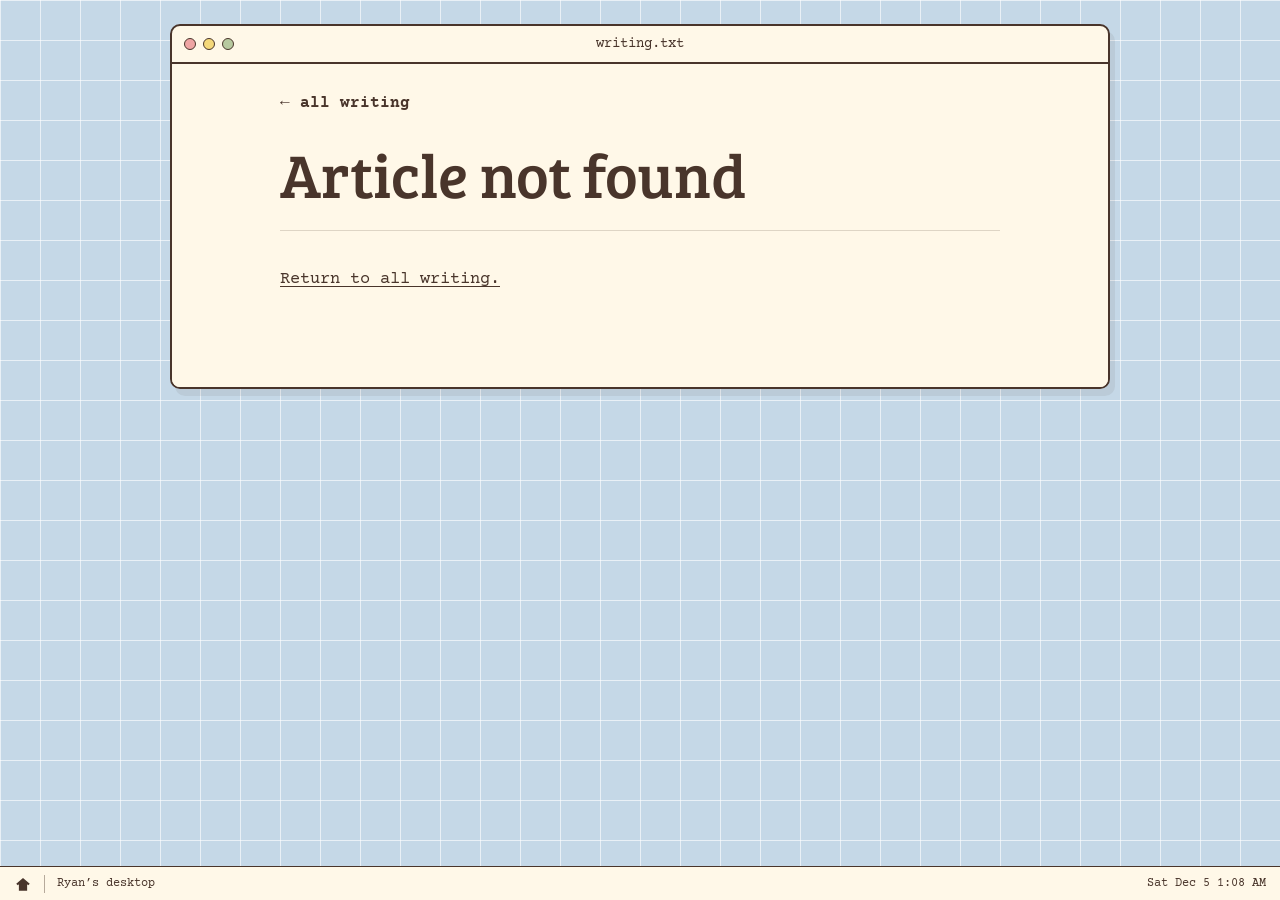
<file: article.html>
<!DOCTYPE html>
<html lang="en">
<head>
  <meta charset="UTF-8">
  <meta name="viewport" content="width=device-width, initial-scale=1">
  <title>Writing — Ryan Cho</title>
  <meta name="description" content="Writing by Ryan Cho">
  <link rel="icon" href="data:image/svg+xml,%3Csvg xmlns='http://www.w3.org/2000/svg' viewBox='0 0 32 32'%3E%3Cpath d='m16 3 3 9 9 .4-7 5.6 2.5 9-7.5-5-7.5 5L11 18l-7-5.6 9-.4z' fill='%23F4E3A1' stroke='%2349352B'/%3E%3C/svg%3E">
  <link rel="preconnect" href="https://fonts.googleapis.com">
  <link rel="preconnect" href="https://fonts.gstatic.com" crossorigin>
  <link href="https://fonts.googleapis.com/css2?family=Bree+Serif&family=Courier+Prime:wght@400;700&display=swap" rel="stylesheet">
  <link rel="stylesheet" href="styles.css?v=12">
</head>
<body>
  <div class="sky">
    <main class="article-page">
      <section class="window article-window" aria-labelledby="article-window-title">
        <header class="titlebar bar-lilac">
          <div class="dots">
            <button class="dot dot-r mac-close" type="button" aria-label="Close article window"></button>
            <button class="dot dot-y mac-minimize" type="button" aria-label="Minimize article window"></button>
            <button class="dot dot-g mac-maximize" type="button" aria-label="Maximize article window"></button>
          </div>
          <h2 id="article-window-title">writing.txt</h2>
        </header>
        <div class="window-body article-scroll">
          <article class="article-content">
            <a class="back-link" href="blog.html">← all writing</a>
            <header class="article-heading">
              <p class="article-date" id="article-date">Loading…</p>
              <h1 id="article-title">Loading article…</h1>
            </header>
            <div id="article-body" class="article-body" aria-live="polite"></div>
          </article>
        </div>
      </section>
    </main>
    <footer class="taskbar">
      <div class="task-left">
        <a class="home-button" href="index.html" aria-label="Home">
          <svg viewBox="0 0 24 24" aria-hidden="true"><path d="M3 11.5 12 4l9 7.5-2 2-1.5-1.2V21h-11v-8.7L5 13.5z" fill="currentColor"/></svg>
        </a>
        <i></i><span>Ryan’s desktop</span>
      </div>
      <div class="task-right">
        <time id="clock">Sat Apr 26&nbsp;&nbsp;10:24 AM</time>
      </div>
    </footer>
  </div>
  <script src="script.js?v=11"></script>
  <script src="article.js?v=21"></script>
</body>
</html>
</file>
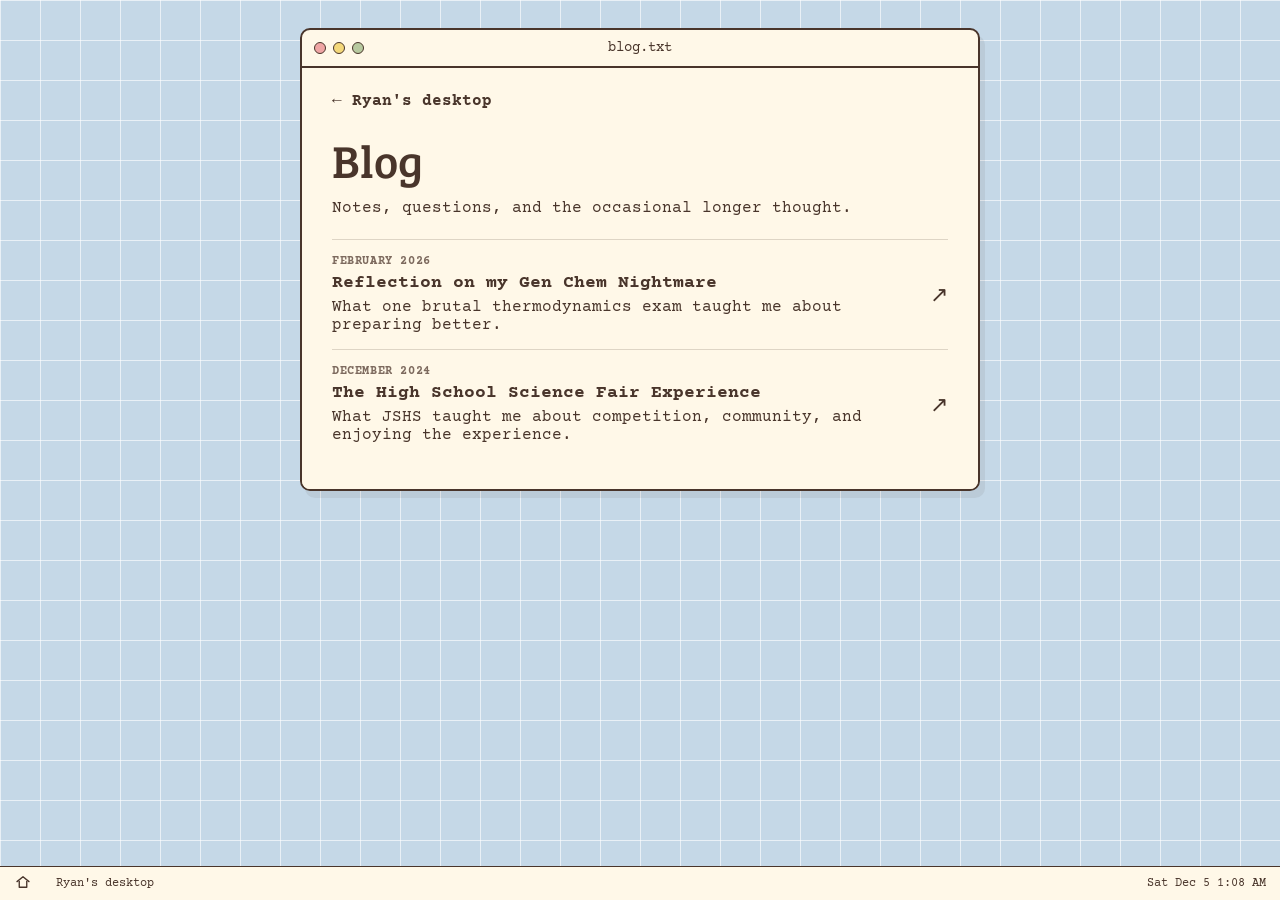
<file: blog.html>
<!DOCTYPE html>
<html lang="en">
<head>
  <meta charset="UTF-8">
  <meta name="viewport" content="width=device-width, initial-scale=1.0">
  <title>Blog — Ryan Cho</title>
  <link rel="icon" href="data:image/svg+xml,%3Csvg xmlns='http://www.w3.org/2000/svg' viewBox='0 0 32 32'%3E%3Cpolygon points='16,3 19.2,12 29,12.2 21.2,17.8 23.8,27 16,22 8.2,27 10.8,17.8 3,12.2 12.8,12' fill='%23f3d56a' stroke='%236a5346' stroke-width='1.6' stroke-linejoin='round'/%3E%3C/svg%3E">
  <link rel="preconnect" href="https://fonts.googleapis.com">
  <link rel="preconnect" href="https://fonts.gstatic.com" crossorigin>
  <link href="https://fonts.googleapis.com/css2?family=Bree+Serif&family=Courier+Prime:wght@400;700&display=swap" rel="stylesheet">
  <link rel="stylesheet" href="styles.css?v=12">
</head>
<body>
  <div class="sky">
    <div class="cloud cloud-1"></div>
    <div class="cloud cloud-2"></div>
    <main class="page">
      <section class="window window-page" aria-labelledby="page-title">
        <header class="titlebar bar-lilac">
          <div class="dots">
            <button class="dot dot-r mac-close" type="button" aria-label="Close blog window"></button>
            <button class="dot dot-y mac-minimize" type="button" aria-label="Minimize blog window"></button>
            <button class="dot dot-g mac-maximize" type="button" aria-label="Maximize blog window"></button>
          </div>
          <h2 id="page-title">blog.txt</h2>
        </header>
        <div class="window-body">
          <div class="page-body">
            <a class="back-link" href="index.html">← Ryan's desktop</a>
            <h1>Blog</h1>
            <p class="lede">Notes, questions, and the occasional longer thought.</p>
            <ul class="post-list">
              <li>
                <a href="article.html?post=gen-chem-nightmare&amp;v=18" target="_blank" rel="noopener">
                  <span><time>February 2026</time><h2>Reflection on my Gen Chem Nightmare</h2><p>What one brutal thermodynamics exam taught me about preparing better.</p></span><b>↗</b>
              </li>
              <li>
                <a href="article.html?post=science-fair&amp;v=18" target="_blank" rel="noopener">
                  <span><time>December 2024</time><h2>The High School Science Fair Experience</h2><p>What JSHS taught me about competition, community, and enjoying the experience.</p></span><b>↗</b>
                </a>
              </li>
            </ul>
          </div>
        </div>
      </section>
    </main>
    <footer class="taskbar">
      <div class="task-left">
        <a class="home-btn" href="index.html" aria-label="Home">
          <svg viewBox="0 0 24 24" width="16" height="16" aria-hidden="true">
            <path d="M4 11.5 L12 5 l8 6.5" fill="none" stroke="currentColor" stroke-width="1.8" stroke-linejoin="round" stroke-linecap="round"/>
            <path d="M7 10.5 V19 h10 v-8.5" fill="none" stroke="currentColor" stroke-width="1.8" stroke-linejoin="round"/>
          </svg>
        </a>
        <span class="sep" aria-hidden="true"></span>
        <span class="task-label">Ryan's desktop</span>
      </div>
      <div class="task-right">
        <time id="clock">Sat Apr 26&nbsp;&nbsp;10:24 AM</time>
      </div>
    </footer>
  </div>
  <script src="script.js?v=11"></script>
</body>
</html>
</file>
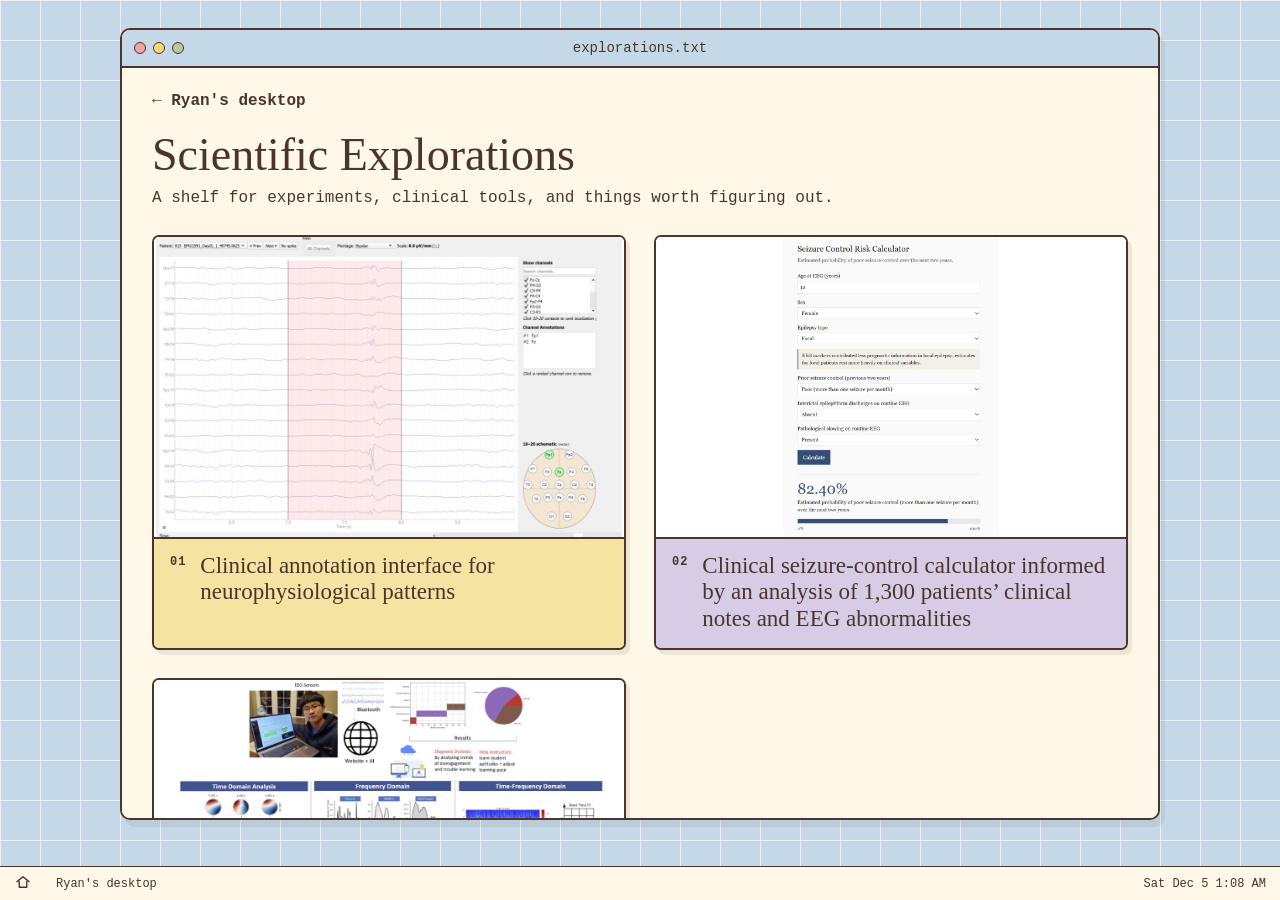
<file: explorations.html>
<!DOCTYPE html>
<html lang="en">
<head>
  <meta charset="UTF-8">
  <meta name="viewport" content="width=device-width, initial-scale=1.0">
  <title>Scientific Explorations — Ryan Cho</title>
  <link rel="icon" href="data:image/svg+xml,%3Csvg xmlns='http://www.w3.org/2000/svg' viewBox='0 0 32 32'%3E%3Cpolygon points='16,3 19.2,12 29,12.2 21.2,17.8 23.8,27 16,22 8.2,27 10.8,17.8 3,12.2 12.8,12' fill='%23f3d56a' stroke='%236a5346' stroke-width='1.6' stroke-linejoin='round'/%3E%3C/svg%3E">
  <link rel="preconnect" href="https://fonts.googleapis.com">
  <link rel="preconnect" href="https://fonts.gstatic.com" crossorigin>
  <link href="https://fonts.googleapis.com/css2?family=Fraunces:opsz,wght@9..144,700&family=Nunito:wght@600;700;800&display=swap" rel="stylesheet">
  <link rel="stylesheet" href="styles.css?v=17">
</head>
<body>
  <div class="sky">
    <div class="cloud cloud-1"></div>
    <div class="cloud cloud-2"></div>
    <main class="page">
      <section class="window window-page explorations-window" aria-labelledby="page-title">
        <header class="titlebar bar-blue">
          <div class="dots">
            <button class="dot dot-r mac-close" type="button" aria-label="Close explorations window"></button>
            <button class="dot dot-y mac-minimize" type="button" aria-label="Minimize explorations window"></button>
            <button class="dot dot-g mac-maximize" type="button" aria-label="Maximize explorations window"></button>
          </div>
          <h2 id="page-title">explorations.txt</h2>
        </header>
        <div class="window-body">
          <div class="page-body">
            <a class="back-link" href="index.html">← Ryan's desktop</a>
            <h1>Scientific Explorations</h1>
            <p class="lede">A shelf for experiments, clinical tools, and things worth figuring out.</p>

            <div class="exploration-gallery">
              <figure class="exploration-card">
                <img src="assets/clinical-annotation-gui.png" alt="Clinical EEG annotation interface showing neurophysiological waveforms and electrode channels">
                <figcaption>
                  <span>01</span>
                  <h2>Clinical annotation interface for neurophysiological patterns</h2>
                </figcaption>
              </figure>

              <figure class="exploration-card">
                <img src="assets/epilepsy-risk-calculator.png" alt="Seizure control risk calculator showing an estimated probability">
                <figcaption>
                  <span>02</span>
                  <h2>Clinical seizure-control calculator informed by an analysis of 1,300 patients’ clinical notes and EEG abnormalities</h2>
                </figcaption>
              </figure>

              <figure class="exploration-card">
                <img src="assets/family-brainwaves-classification.png" alt="EEG collection setup and brain wave classification analysis">
                <figcaption>
                  <span>03</span>
                  <h2>Developing an EEG data-collection and brain-wave classification platform</h2>
                </figcaption>
              </figure>

              <figure class="exploration-card exploration-pair">
                <div class="exploration-pair-images">
                  <img src="assets/deep-brain-stimulation-location.png" alt="Brain stimulation location analysis in epilepsy patients">
                  <img src="assets/deep-brain-stimulation-classifier.png" alt="Deep brain stimulation success classifier results">
                </div>
                <figcaption>
                  <span>04</span>
                  <h2>Modeling deep-brain stimulation outcomes in epilepsy</h2>
                </figcaption>
              </figure>

              <figure class="exploration-card">
                <img src="assets/seizure-onset-zone-ml.png" alt="Comparison of machine-learning models used in a seizure onset detection algorithm">
                <figcaption>
                  <span>05</span>
                  <h2>Exploring machine-learning algorithms for seizure onset zone (SOZ) detection</h2>
                </figcaption>
              </figure>

              <figure class="exploration-card">
                <img src="assets/visual-assistance-shoes.png" alt="Diagram of visual assistance shoes using location and obstacle sensors">
                <figcaption>
                  <span>06</span>
                  <h2>Visual Assistance Shoes <em>(patented)</em></h2>
                </figcaption>
              </figure>

              <figure class="exploration-card">
                <img src="assets/makerspace-circuits.jpg" alt="Arduino and breadboard circuit being assembled on a makerspace table">
                <figcaption>
                  <span>07</span>
                  <h2>Building circuits with a high-school student in a makerspace</h2>
                </figcaption>
              </figure>
            </div>
          </div>
        </div>
      </section>
    </main>
    <footer class="taskbar">
      <div class="task-left">
        <a class="home-btn" href="index.html" aria-label="Home">
          <svg viewBox="0 0 24 24" width="16" height="16" aria-hidden="true">
            <path d="M4 11.5 L12 5 l8 6.5" fill="none" stroke="currentColor" stroke-width="1.8" stroke-linejoin="round" stroke-linecap="round"/>
            <path d="M7 10.5 V19 h10 v-8.5" fill="none" stroke="currentColor" stroke-width="1.8" stroke-linejoin="round"/>
          </svg>
        </a>
        <span class="sep" aria-hidden="true"></span>
        <span class="task-label">Ryan's desktop</span>
      </div>
      <div class="task-right">
        <time id="clock">Sat Apr 26&nbsp;&nbsp;10:24 AM</time>
      </div>
    </footer>
  </div>
  <script src="script.js?v=13"></script>
</body>
</html>
</file>
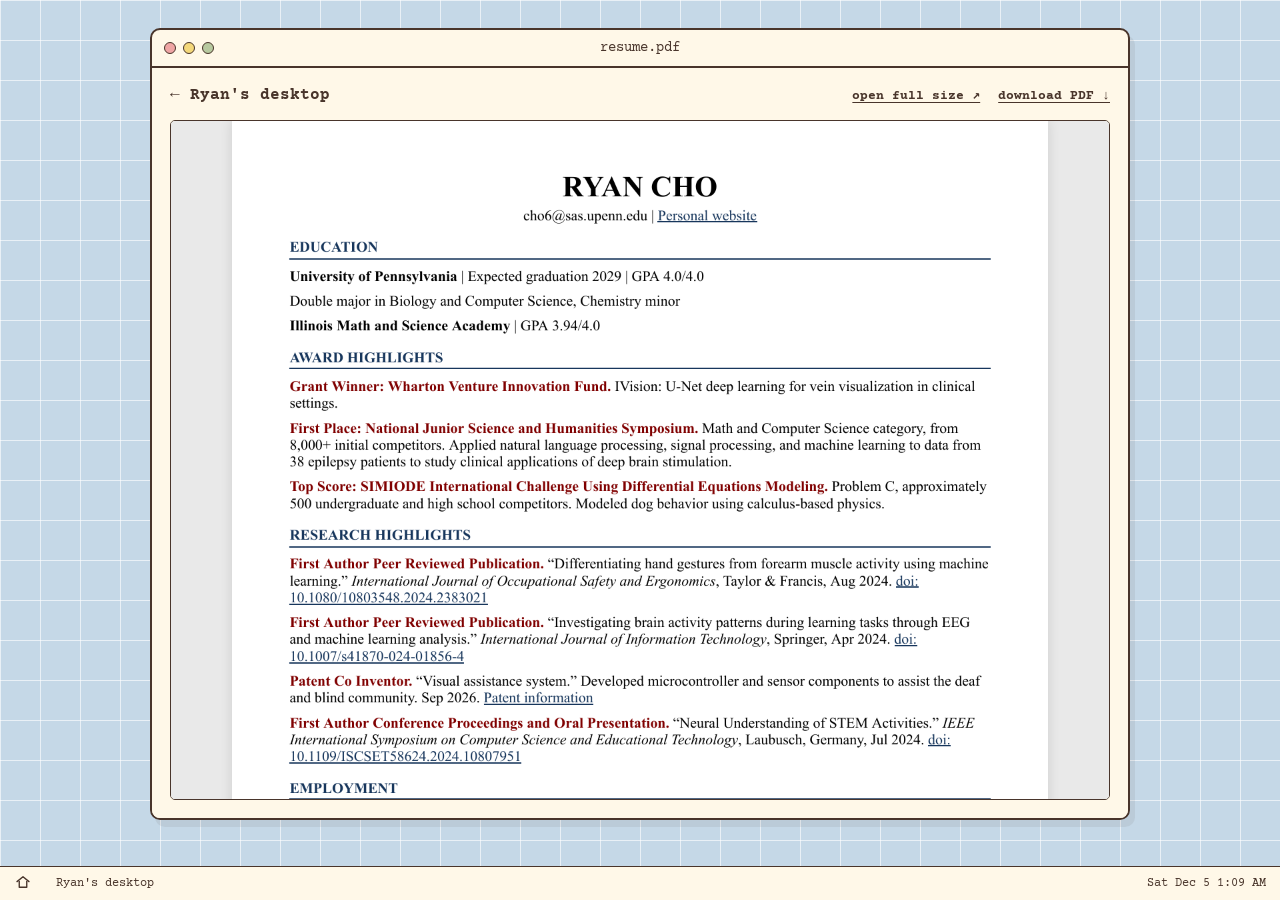
<file: resume.html>
<!DOCTYPE html>
<html lang="en">
<head>
  <meta charset="UTF-8">
  <meta name="viewport" content="width=device-width, initial-scale=1.0">
  <title>Resume — Ryan Cho</title>
  <link rel="icon" href="data:image/svg+xml,%3Csvg xmlns='http://www.w3.org/2000/svg' viewBox='0 0 32 32'%3E%3Cpolygon points='16,3 19.2,12 29,12.2 21.2,17.8 23.8,27 16,22 8.2,27 10.8,17.8 3,12.2 12.8,12' fill='%23f3d56a' stroke='%236a5346' stroke-width='1.6' stroke-linejoin='round'/%3E%3C/svg%3E">
  <link rel="preconnect" href="https://fonts.googleapis.com">
  <link rel="preconnect" href="https://fonts.gstatic.com" crossorigin>
  <link href="https://fonts.googleapis.com/css2?family=Bree+Serif&family=Courier+Prime:wght@400;700&display=swap" rel="stylesheet">
  <link rel="stylesheet" href="styles.css?v=20">
</head>
<body>
  <div class="sky">
    <div class="cloud cloud-1"></div>
    <div class="cloud cloud-2"></div>
    <main class="page">
      <section class="window window-page resume-window" aria-labelledby="page-title">
        <header class="titlebar bar-mint">
          <div class="dots">
            <button class="dot dot-r mac-close" type="button" aria-label="Close resume window"></button>
            <button class="dot dot-y mac-minimize" type="button" aria-label="Minimize resume window"></button>
            <button class="dot dot-g mac-maximize" type="button" aria-label="Maximize resume window"></button>
          </div>
          <h2 id="page-title">resume.pdf</h2>
        </header>
        <div class="window-body">
          <div class="resume-page-body">
            <div class="resume-toolbar">
              <a class="back-link" href="index.html">← Ryan's desktop</a>
              <div class="resume-actions">
                <a href="assets/Ryan-Cho-Resume-preview.png?v=20" target="_blank" rel="noopener">open full size ↗</a>
                <a href="assets/Ryan-Cho-Resume.pdf?v=20" download="Ryan-Cho-Resume.pdf">download PDF ↓</a>
              </div>
            </div>
            <div class="resume-frame resume-preview-frame">
              <a href="assets/Ryan-Cho-Resume-preview.png?v=20" target="_blank" rel="noopener" aria-label="Open Ryan Cho’s resume preview at full size">
                <img class="resume-preview" src="assets/Ryan-Cho-Resume-preview.png?v=20" alt="Ryan Cho’s resume">
              </a>
            </div>
          </div>
        </div>
      </section>
    </main>
    <footer class="taskbar">
      <div class="task-left">
        <a class="home-btn" href="index.html" aria-label="Home">
          <svg viewBox="0 0 24 24" width="16" height="16" aria-hidden="true">
            <path d="M4 11.5 L12 5 l8 6.5" fill="none" stroke="currentColor" stroke-width="1.8" stroke-linejoin="round" stroke-linecap="round"/>
            <path d="M7 10.5 V19 h10 v-8.5" fill="none" stroke="currentColor" stroke-width="1.8" stroke-linejoin="round"/>
          </svg>
        </a>
        <span class="sep" aria-hidden="true"></span>
        <span class="task-label">Ryan's desktop</span>
      </div>
      <div class="task-right">
        <time id="clock">Sat Apr 26&nbsp;&nbsp;10:24 AM</time>
      </div>
    </footer>
  </div>
  <script src="script.js?v=11"></script>
</body>
</html>
</file>
<file: styles.css>
:root {
  --cream: #FFF8E8;
  --blue: #C5D8E7;
  --yellow: #F4E3A1;
  --lavender: #D7CCE5;
  --sage: #CDD8BC;
  --peach: #EEC9B9;
  --brown: #49352B;
  --grid: rgba(255, 255, 255, .62);
  --paper-line: #ded5c5;
}

* { box-sizing: border-box; }

html,
body {
  width: 100%;
  height: 100%;
  margin: 0;
}

body {
  color: var(--brown);
  background: var(--blue);
  font-family: "Courier Prime", "Courier New", monospace;
  -webkit-font-smoothing: antialiased;
}

a { color: inherit; }

.desktop {
  width: 100%;
  height: 100dvh;
  min-width: 900px;
  display: flex;
  flex-direction: column;
  overflow: hidden;
  background: var(--blue);
}

.workspace {
  position: relative;
  flex: 1;
  min-height: 0;
  overflow: hidden;
  isolation: isolate;
  background-color: var(--blue);
  background-image:
    linear-gradient(to right, var(--grid) 1px, transparent 1px),
    linear-gradient(to bottom, var(--grid) 1px, transparent 1px);
  background-size: 40px 40px;
}

.workspace::after {
  content: "";
  position: absolute;
  inset: 0;
  z-index: -2;
  pointer-events: none;
  background: linear-gradient(90deg, rgba(255,255,255,.1), transparent 28%, transparent 72%, rgba(255,255,255,.08));
}

.cloud {
  position: absolute;
  z-index: -1;
  width: 118px;
  height: 34px;
  border-radius: 50px;
  background: rgba(255, 250, 232, .88);
  pointer-events: none;
}

.cloud::before,
.cloud::after {
  content: "";
  position: absolute;
  bottom: 0;
  border-radius: 50%;
  background: inherit;
}

.cloud::before { left: 15px; width: 48px; height: 56px; }
.cloud::after { right: 11px; width: 61px; height: 70px; }
.cloud-a { left: 4px; top: 35px; }
.cloud-b { left: -42px; top: 45%; width: 105px; }

.os-window {
  position: absolute;
  z-index: 2;
  display: flex;
  min-width: 0;
  min-height: 0;
  flex-direction: column;
  overflow: hidden;
  border: 2.5px solid var(--brown);
  border-radius: 10px;
  background: var(--cream);
  box-shadow: 5px 7px 0 rgba(73, 53, 43, .08);
}

.hello-window {
  left: 4%;
  top: 8.6%;
  width: 56.5%;
  height: 53.5%;
}

.directory-window {
  left: 62.8%;
  top: 11.3%;
  width: 31%;
  height: 52.2%;
}

.writing-window {
  left: 4.2%;
  top: 64.6%;
  width: 40.4%;
  height: 30.6%;
}

.cat-window {
  left: 46.1%;
  top: 67%;
  width: 22.8%;
  height: 27.8%;
}

.finds-window {
  left: 70.4%;
  top: 67.9%;
  width: 26.5%;
  height: 27%;
}

.window-bar {
  height: clamp(32px, 5.65vh, 38px);
  flex: 0 0 auto;
  display: grid;
  grid-template-columns: auto 1fr auto;
  align-items: center;
  padding: 0 12px;
  border-bottom: 2px solid var(--brown);
}

.window-bar h2 {
  justify-self: start;
  margin: 0 0 0 18px;
  font-size: clamp(13px, 1.35vw, 16px);
  line-height: 1;
  font-weight: 400;
  letter-spacing: .025em;
  white-space: nowrap;
}

.bar-yellow { background: var(--yellow); }
.bar-blue { background: var(--blue); }
.bar-lavender { background: var(--lavender); }
.bar-sage { background: var(--sage); }
.bar-peach { background: var(--peach); }

.traffic {
  display: flex;
  justify-self: start;
  gap: 8px;
}

.traffic button {
  display: block;
  width: 13px;
  aspect-ratio: 1;
  padding: 0;
  border: 1.7px solid var(--brown);
  border-radius: 50%;
  background: #efa5a4;
  color: var(--brown);
  cursor: pointer;
  font: inherit;
}

.traffic button:nth-child(2) { background: #f4d87a; }
.traffic button:nth-child(3) { background: #b7c99f; }

.mac-control {
  position: relative;
  transition: filter .15s ease, transform .15s ease;
}

.mac-control:hover {
  filter: saturate(1.2) brightness(1.03);
  transform: scale(1.08);
}

.mac-control:active { transform: scale(.92); }

.os-window.is-closed,
.window.is-closed { display: none; }

.os-window.is-minimized,
.window.is-minimized {
  height: clamp(32px, 5.65vh, 38px) !important;
  min-height: 0 !important;
}

.os-window.is-minimized > :not(.window-bar),
.window.is-minimized > :not(.titlebar) { display: none; }

.os-window.is-maximized {
  inset: 16px !important;
  z-index: 30 !important;
  width: auto !important;
  height: auto !important;
}

.window.is-maximized {
  position: absolute;
  inset: 16px;
  z-index: 30;
  width: auto;
  max-height: none;
}

/* hero window */

.hello-content {
  position: relative;
  flex: 1;
  min-height: 0;
  overflow: hidden;
  background: var(--cream);
}

.sun-stripes {
  position: absolute;
  inset: 0 auto auto 0;
  width: 34%;
  height: 72%;
  opacity: .68;
  clip-path: polygon(0 0, 35% 0, 100% 100%, 64% 100%);
  background: linear-gradient(90deg, rgba(255,255,255,.88) 0 29%, transparent 29% 41%, rgba(255,255,255,.62) 41% 66%, transparent 66%);
}

.hero-copy {
  position: absolute;
  z-index: 4;
  top: 21%;
  left: 22%;
  width: 62%;
  text-align: center;
}

.hero-copy h1 {
  margin: 0;
  font-family: "Bree Serif", Georgia, serif;
  font-size: clamp(56px, 7vw, 76px);
  font-weight: 400;
  line-height: .82;
  letter-spacing: .02em;
}

.hero-copy p {
  margin: 17px 0 0;
  font-size: clamp(16px, 1.82vw, 23px);
  line-height: 1;
  font-weight: 700;
  letter-spacing: .02em;
}

.doodle {
  position: absolute;
  z-index: 5;
  user-select: none;
}

.star-left {
  left: 9%;
  top: 10%;
  font-family: Arial, sans-serif;
  font-size: 38px;
  transform: rotate(-15deg);
  color: #eacb59;
  -webkit-text-stroke: 1.5px var(--brown);
}

.twinkle { font-size: 25px; }
.twinkle-a { left: 17%; top: 19%; }
.twinkle-b { right: 9%; top: 24%; font-size: 20px; }

.shooting-star {
  position: absolute;
  z-index: 5;
  right: 9%;
  top: 8%;
  width: 72px;
  height: 48px;
}

.shooting-star span {
  position: absolute;
  left: 0;
  top: 9px;
  font-family: Arial, sans-serif;
  font-size: 34px;
  line-height: 1;
  color: #eacb59;
  -webkit-text-stroke: 1.5px var(--brown);
}

.shooting-star i {
  position: absolute;
  right: 0;
  width: 30px;
  height: 2px;
  border-radius: 50%;
  background: var(--brown);
  transform: rotate(-19deg);
}

.shooting-star i:nth-of-type(1) { top: 9px; }
.shooting-star i:nth-of-type(2) { top: 17px; width: 37px; }
.shooting-star i:nth-of-type(3) { top: 26px; width: 25px; }

.pin-photo,
.wall-photo {
  position: absolute;
  z-index: 5;
  margin: 0;
  padding: 5px 5px 14px;
  border: 1.8px solid var(--brown);
  background: #fffdf5;
  box-shadow: 2px 3px 0 rgba(73,53,43,.12);
}

.pin-photo img,
.wall-photo img {
  display: block;
  width: 100%;
  height: 100%;
  object-fit: cover;
}

.hello-lake {
  top: 37.5%;
  right: 1.2%;
  width: 9.5%;
  height: 24%;
  transform: rotate(2deg);
}

.hello-butterfly {
  right: 5.2%;
  bottom: 17.5%;
  width: 7.4%;
  height: 19%;
  padding: 4px 4px 11px;
  transform: rotate(7deg);
}

.hello-lake img { object-position: center 38%; }
.wall-photo-right img { object-position: center 68%; }
.cat-picture img { object-position: center 58%; }

.tack {
  position: absolute;
  z-index: 2;
  top: -6px;
  left: 50%;
  width: 10px;
  height: 10px;
  margin-left: -5px;
  border: 1px solid #8b4039;
  border-radius: 50%;
  background: #d9766e;
}

.tape {
  position: absolute;
  z-index: 2;
  top: -7px;
  left: 50%;
  width: 16px;
  height: 9px;
  margin-left: -8px;
  transform: rotate(8deg);
  background: rgba(230, 207, 133, .82);
}

.desktop-shelf {
  position: absolute;
  z-index: 1;
  right: 0;
  bottom: 0;
  left: 0;
  height: 11.5%;
  border-top: 2px solid var(--brown);
  background:
    repeating-linear-gradient(8deg, transparent 0 40px, rgba(117,80,45,.08) 41px 43px),
    #e3c28e;
}

.desktop-shelf::before {
  content: "";
  position: absolute;
  top: 8px;
  right: 0;
  left: 0;
  height: 2px;
  background: rgba(129,86,48,.22);
}

.photo-collage {
  position: absolute;
  z-index: 5;
  left: 3.5%;
  bottom: 2.5%;
  width: 61%;
  height: 46%;
  pointer-events: none;
}

.photo-card {
  position: absolute;
  margin: 0;
  padding: 5px 5px 15px;
  border: 1.8px solid var(--brown);
  background: #fffdf5;
  box-shadow: 3px 4px 0 rgba(73, 53, 43, .13);
}

.photo-card img {
  display: block;
  width: 100%;
  height: 100%;
  object-fit: cover;
}

.collage-creamery {
  left: 0;
  top: 12%;
  width: 31%;
  height: 80%;
  transform: rotate(-5deg);
}

.collage-hike {
  z-index: 2;
  left: 31%;
  top: 0;
  width: 31%;
  height: 88%;
  transform: rotate(3deg);
}

.collage-picnic {
  z-index: 3;
  left: 62%;
  top: 15%;
  width: 33%;
  height: 78%;
  transform: rotate(-3deg);
}

.collage-creamery img { object-position: center 58%; }
.collage-hike img { object-position: center 44%; }
.collage-picnic img { object-position: center 24%; }

/* directory */

.directory {
  flex: 1;
  min-height: 0;
  display: flex;
  flex-direction: column;
  justify-content: space-evenly;
  padding: 2% 7%;
}

.directory a {
  display: flex;
  align-items: center;
  gap: 6%;
  padding: 3px;
  border-radius: 8px;
  text-decoration: none;
  font-size: clamp(14px, 1.5vw, 18px);
  line-height: 1.08;
}

.directory a:hover { background: rgba(255,255,255,.48); }

.folder {
  position: relative;
  width: 32%;
  max-width: 86px;
  flex: 0 0 auto;
}

.folder::after {
  content: "⌁";
  position: absolute;
  right: -9px;
  top: 0;
  font-size: 22px;
  transform: rotate(-27deg);
}

.folder svg { display: block; width: 100%; height: auto; }
.folder-yellow { color: var(--yellow); }
.folder-lavender { color: var(--lavender); }
.folder-blue { color: #a9c9df; }

/* lower windows */

.writing-list,
.finds-list {
  flex: 1;
  min-height: 0;
  padding: 4px 8%;
}

.finds-window .window-bar h2 {
  margin-left: 13px;
  font-size: 13px;
}

.writing-list a,
.finds-list a {
  min-height: 0;
  display: flex;
  align-items: center;
  text-decoration: none;
  border-bottom: 1.5px solid var(--paper-line);
}

.writing-list a {
  height: 33.333%;
  gap: 9%;
  font-size: clamp(12px, 1.25vw, 16px);
}

.writing-list a:last-child,
.finds-list a:last-child { border-bottom: 0; }

.writing-list b,
.finds-list b {
  margin-left: auto;
  font-family: Arial, sans-serif;
  font-size: 21px;
  font-weight: 400;
}

.document-icon {
  width: 24px;
  height: 31px;
  flex: 0 0 auto;
  display: grid;
  place-items: center;
  border: 1.6px solid var(--brown);
  border-radius: 2px;
  font-family: Arial, sans-serif;
  font-size: 15px;
}

.doc-blue { background: #b8d1e5; }
.doc-peach { background: #e9b9a7; }
.doc-sage { background: #b9c9a6; }

.cat-room {
  position: relative;
  flex: 1;
  min-height: 0;
  overflow: hidden;
  background: #000;
}

.sleeping-cat {
  position: absolute;
  z-index: 3;
  left: 0;
  bottom: 0;
  width: 100%;
  height: 100%;
  object-fit: contain;
  object-position: center bottom;
  transform-origin: 50% 100%;
  animation: cat-breathe 3.6s ease-in-out infinite;
}

@keyframes cat-breathe {
  0%, 100% { transform: scale(1); }
  50% { transform: scale(1.008, .992); }
}

.finds-list {
  display: flex;
  flex-direction: column;
  justify-content: center;
  padding-right: 7%;
}

.finds-list a {
  height: 42%;
  gap: 8%;
  font-size: clamp(12px, 1.22vw, 16px);
}

.bookmark {
  width: 22px;
  height: 29px;
  flex: 0 0 auto;
  overflow: visible;
  fill: var(--yellow);
  stroke: var(--brown);
  stroke-width: 1.8;
  stroke-linejoin: round;
}

.bookmark-lavender { fill: #b9a8d8; }

/* wallpaper details */

.wall-photo-right {
  top: 27%;
  right: 1.1%;
  width: 6%;
  height: 17%;
  transform: rotate(-4deg);
}

.wall-note {
  position: absolute;
  z-index: 3;
  right: 1.6%;
  top: 46%;
  width: 5.2%;
  min-width: 52px;
  padding: 15px 4px 8px;
  border: 1.8px solid var(--brown);
  background: var(--cream);
  box-shadow: 2px 3px rgba(73,53,43,.09);
  transform: rotate(4deg);
  font-size: clamp(8px, .77vw, 11px);
  line-height: 1.1;
  text-align: center;
}

.corner-books {
  position: absolute;
  z-index: 4;
  right: 1%;
  bottom: -3px;
  width: 9%;
  transform: rotate(-4deg);
}

.corner-books i {
  display: block;
  width: 62%;
  height: 11px;
  margin: 3px 0 0 auto;
  border: 1.4px solid var(--brown);
  border-radius: 2px;
  background: #9aaf94;
}

.corner-books i:nth-child(2) { width: 70%; background: #e2d5b7; }
.corner-books i:nth-child(3) { width: 80%; background: #c9a16e; }

.corner-books b {
  position: absolute;
  right: 1px;
  bottom: 7px;
  width: 38px;
  height: 40px;
  display: grid;
  place-items: center;
  border: 1.5px solid var(--brown);
  background: var(--yellow);
  font-size: 22px;
  font-weight: 400;
  transform: rotate(9deg);
}

/* task bar */

.taskbar {
  position: relative;
  z-index: 10;
  height: 34px;
  flex: 0 0 auto;
  display: flex;
  align-items: center;
  justify-content: space-between;
  padding: 0 14px;
  border-top: 1.5px solid var(--brown);
  background: var(--cream);
  font-size: 12px;
}

.task-left,
.task-right {
  height: 100%;
  display: flex;
  align-items: center;
  gap: 12px;
}

.taskbar svg { width: 18px; height: 18px; }
.task-left > i,
.task-right > i { width: 1px; height: 18px; background: #b6aa9b; }

.home-button {
  display: grid;
  place-items: center;
  color: var(--brown);
}

#clock {
  min-width: 133px;
  text-align: right;
  font-variant-numeric: tabular-nums;
}

a:focus-visible {
  outline: 2px dashed var(--brown);
  outline-offset: 3px;
}

@media (prefers-reduced-motion: reduce) {
  * { animation: none !important; transition: none !important; }
}

/* Existing secondary pages */

.sky {
  width: 100%;
  min-height: 100dvh;
  display: flex;
  flex-direction: column;
  position: relative;
  overflow: hidden;
  background-color: var(--blue);
  background-image:
    linear-gradient(to right, var(--grid) 1px, transparent 1px),
    linear-gradient(to bottom, var(--grid) 1px, transparent 1px);
  background-size: 40px 40px;
}

.page {
  position: relative;
  z-index: 2;
  flex: 1;
  display: flex;
  align-items: flex-start;
  justify-content: center;
  padding: 28px 20px;
}

.window {
  display: flex;
  flex-direction: column;
  overflow: hidden;
  border: 2.5px solid var(--brown);
  border-radius: 10px;
  background: var(--cream);
  box-shadow: 5px 7px 0 rgba(73,53,43,.08);
}

.window-page { width: min(680px, 100%); max-height: calc(100dvh - 110px); }

.explorations-window {
  width: min(1040px, 100%);
  height: calc(100dvh - 108px);
  max-height: none;
}

.explorations-window .window-body { overflow: hidden; }

.explorations-window .page-body {
  height: 100%;
  overflow-y: auto;
  scrollbar-color: var(--brown) transparent;
}

.exploration-gallery {
  display: grid;
  grid-template-columns: repeat(2, minmax(0, 1fr));
  gap: 28px;
  margin-top: 28px;
}

.exploration-card {
  display: flex;
  min-width: 0;
  flex-direction: column;
  margin: 0;
  overflow: hidden;
  border: 2px solid var(--brown);
  border-radius: 7px;
  background: #fffdf5;
  box-shadow: 4px 5px 0 rgba(73, 53, 43, .1);
}

.exploration-card > img,
.exploration-pair-images img {
  display: block;
  width: 100%;
  height: auto;
}

.exploration-card > img {
  height: 300px;
  object-fit: contain;
  background: #fff;
}

.exploration-card figcaption {
  display: grid;
  grid-template-columns: auto 1fr;
  flex: 1;
  gap: 14px;
  align-items: start;
  padding: 14px 16px 16px;
  border-top: 2px solid var(--brown);
  background: var(--yellow);
}

.exploration-card:nth-child(2) figcaption { background: var(--lavender); }
.exploration-card:nth-child(3) figcaption { background: var(--sage); }
.exploration-card:nth-child(4) figcaption { background: var(--blue); }
.exploration-card:nth-child(5) figcaption { background: var(--peach); }
.exploration-card:nth-child(6) figcaption { background: var(--lavender); }
.exploration-card:nth-child(7) figcaption { background: var(--sage); }

.exploration-card figcaption span {
  padding-top: 2px;
  font-size: 12px;
  font-weight: 800;
  letter-spacing: .08em;
}

.exploration-card figcaption h2 {
  margin: 0;
  font-family: "Bree Serif", Georgia, serif;
  font-size: clamp(18px, 1.8vw, 23px);
  font-weight: 400;
  line-height: 1.15;
}

.exploration-card figcaption em {
  font-family: "Courier Prime", "Courier New", monospace;
  font-size: .65em;
  font-weight: 700;
}

.exploration-pair-images {
  display: grid;
  grid-template-columns: 1fr 1fr;
  align-items: center;
  gap: 2px;
  background: var(--brown);
}

.exploration-pair { grid-column: 1 / -1; }

.exploration-pair-images img {
  height: 370px;
  object-fit: contain;
  background: #fff;
}

@media (max-width: 720px) {
  .exploration-gallery { grid-template-columns: 1fr; }
  .exploration-pair { grid-column: auto; }
  .exploration-pair-images {
    grid-template-columns: 1fr;
  }
  .exploration-pair-images img { height: auto; }
}

.resume-window {
  width: min(980px, 100%);
  height: calc(100dvh - 108px);
  max-height: none;
}

.resume-page-body {
  height: 100%;
  display: flex;
  min-height: 0;
  flex-direction: column;
  padding: 18px;
}

.resume-toolbar {
  flex: 0 0 auto;
  display: flex;
  align-items: center;
  justify-content: space-between;
  gap: 20px;
}

.resume-toolbar .back-link { margin-bottom: 0; }

.resume-actions {
  display: flex;
  align-items: center;
  gap: 18px;
}

.resume-actions a {
  font-size: 13px;
  font-weight: 700;
  text-underline-offset: 3px;
}

.resume-frame {
  width: 100%;
  flex: 1;
  min-height: 0;
  margin-top: 16px;
  border: 1.8px solid var(--brown);
  border-radius: 5px;
  background: #fff;
}

.resume-preview-frame {
  overflow: auto;
  text-align: center;
}

.resume-preview-frame a {
  display: block;
  min-height: 100%;
  background: #e9e9e9;
}

.resume-preview {
  display: block;
  width: min(100%, 816px);
  height: auto;
  margin: 0 auto;
  background: #fff;
  box-shadow: 0 0 12px rgba(0, 0, 0, .12);
}

.titlebar {
  height: 38px;
  flex: 0 0 auto;
  display: grid;
  grid-template-columns: 1fr auto 1fr;
  align-items: center;
  padding: 0 12px;
  border-bottom: 2px solid var(--brown);
}

.titlebar h2 { margin: 0; font-size: 14px; font-weight: 400; }
.dots { display: flex; gap: 7px; }
.dot {
  width: 12px;
  height: 12px;
  padding: 0;
  border: 1.5px solid var(--brown);
  border-radius: 50%;
  color: var(--brown);
  cursor: pointer;
}
.dot-r { background: #efa5a4; }.dot-y { background: #f4d87a; }.dot-g { background: #b7c99f; }
.window-body { flex: 1; min-height: 0; background: var(--cream); }
.page-body { padding: 24px 30px 30px; overflow: auto; }
.back-link { display: inline-block; margin-bottom: 18px; text-decoration: none; font-weight: 700; }
.page-body h1 { margin: 0; font-family: "Bree Serif", Georgia, serif; font-size: 46px; font-weight: 400; }
.lede { margin: 8px 0 0; }
.post-list { margin: 22px 0 0; padding: 0; list-style: none; }
.post-list li { padding: 15px 0; border-top: 1.5px solid var(--paper-line); }
.post-list h2 { margin: 0 0 5px; font-size: 18px; }
.post-list p { margin: 0; }
.window-page .window-body { overflow: auto; }

.post-list a {
  display: flex;
  align-items: center;
  gap: 20px;
  text-decoration: none;
}

.post-list a > span { flex: 1; min-width: 0; }

.post-list time {
  display: block;
  margin-bottom: 5px;
  color: #7d6a5e;
  font-size: 12px;
  font-weight: 700;
  text-transform: uppercase;
  letter-spacing: .05em;
}

.post-list a > b {
  flex: 0 0 auto;
  font-family: Arial, sans-serif;
  font-size: 22px;
  font-weight: 400;
  transition: transform .15s ease;
}

.post-list a:hover h2 { text-decoration: underline; }
.post-list a:hover > b { transform: translate(2px, -2px); }

/* Individual writing pages */

.article-page {
  position: relative;
  z-index: 2;
  flex: 1;
  min-height: 0;
  display: flex;
  justify-content: center;
  padding: 24px 20px 18px;
}

.article-window {
  width: min(940px, 100%);
  height: 100%;
}

.article-window .titlebar h2 {
  max-width: 68vw;
  overflow: hidden;
  text-overflow: ellipsis;
  white-space: nowrap;
}

.article-scroll {
  overflow: auto;
  scroll-behavior: smooth;
}

.article-content {
  width: min(720px, calc(100% - 48px));
  margin: 0 auto;
  padding: 30px 0 70px;
}

.article-heading {
  margin: 12px 0 34px;
  padding-bottom: 25px;
  border-bottom: 1.5px solid var(--paper-line);
}

.article-heading h1 {
  margin: 6px 0 0;
  font-family: "Bree Serif", Georgia, serif;
  font-size: clamp(38px, 5.2vw, 62px);
  font-weight: 400;
  line-height: 1.02;
}

.article-date {
  margin: 0;
  color: #7d6a5e;
  font-size: 13px;
  font-weight: 700;
  text-transform: uppercase;
  letter-spacing: .08em;
}

.article-body {
  font-size: 17px;
  line-height: 1.72;
}

.article-body p { margin: 0 0 1.35em; }

.article-body h2,
.article-body h3 {
  font-family: "Bree Serif", Georgia, serif;
  font-weight: 400;
  line-height: 1.15;
}

.article-body h2 {
  margin: 2em 0 .75em;
  font-size: 31px;
}

.article-body h3 {
  margin: 1.8em 0 .7em;
  font-size: 24px;
}

.article-body a {
  text-decoration-thickness: 1px;
  text-underline-offset: 3px;
}

.article-body aside {
  margin: 0 0 32px;
  padding: 22px 24px 4px;
  border: 1.5px solid var(--brown);
  border-left: 7px solid var(--yellow);
  border-radius: 8px;
  background: rgba(244, 227, 161, .22);
}

.article-hero {
  margin: 0 0 34px;
  padding: 8px 8px 14px;
  border: 1.8px solid var(--brown);
  border-radius: 6px;
  background: #fffdf5;
  box-shadow: 5px 6px 0 rgba(73, 53, 43, .1);
  transform: rotate(-.45deg);
}

.article-hero img {
  display: block;
  width: 100%;
  height: auto;
}

.article-media-note {
  padding: 14px 17px;
  border: 1.5px dashed #a18c7e;
  border-radius: 6px;
  color: #725f53;
  background: rgba(197, 216, 231, .25);
  font-size: 14px;
}

.article-video {
  width: 100%;
  aspect-ratio: 16 / 9;
  margin: 20px 0 34px;
  overflow: hidden;
  border: 2px solid var(--brown);
  border-radius: 8px;
  background: #000;
  box-shadow: 5px 6px 0 rgba(73, 53, 43, .1);
}

.article-video iframe {
  width: 100%;
  height: 100%;
  display: block;
  border: 0;
}

.article-poster {
  margin: 24px 0 36px;
  padding: 8px 8px 13px;
  border: 1.8px solid var(--brown);
  border-radius: 5px;
  background: #fffdf5;
  box-shadow: 5px 6px 0 rgba(73, 53, 43, .1);
}

.article-poster a,
.article-poster img {
  display: block;
  width: 100%;
}

.article-poster img { height: auto; }

.article-poster figcaption {
  padding: 11px 5px 0;
  color: #725f53;
  font-size: 12px;
  text-align: center;
}

.article-table-wrap {
  width: 100%;
  margin: 24px 0 34px;
  overflow-x: auto;
  border: 1.5px solid var(--brown);
  border-radius: 7px;
}

.article-body table {
  width: 100%;
  min-width: 900px;
  border-collapse: collapse;
  font-size: 13px;
  line-height: 1.45;
}

.article-body th,
.article-body td {
  padding: 11px 12px;
  border-right: 1px solid var(--paper-line);
  border-bottom: 1px solid var(--paper-line);
  text-align: left;
  vertical-align: top;
}

.article-body th {
  background: var(--yellow);
  font-weight: 700;
}

.article-body tr:nth-child(even) td { background: rgba(197, 216, 231, .18); }

.article-body th:last-child,
.article-body td:last-child { border-right: 0; }

.article-body tbody tr:last-child td { border-bottom: 0; }

@media (max-width: 899px) {
  .desktop { min-width: 900px; }
}
</file>
